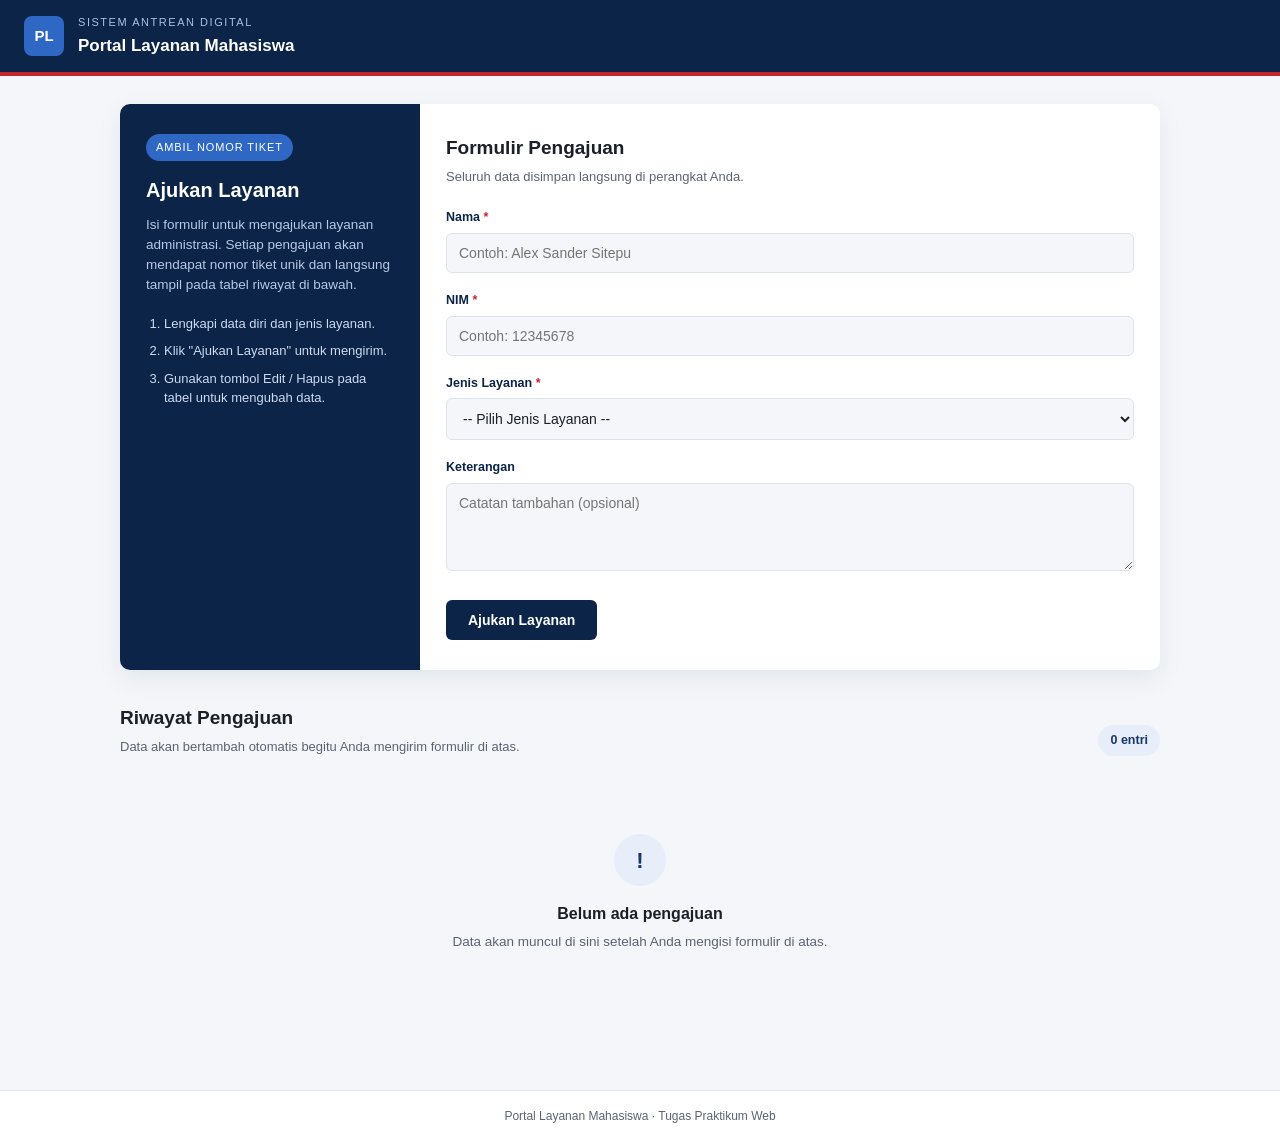
<file: index.html>
<!DOCTYPE html>
<html lang="id">

<head>
  <meta charset="UTF-8" />
  <meta name="viewport" content="width=device-width, initial-scale=1.0" />
  <title>Form &amp; Riwayat Pengajuan — Portal Layanan Mahasiswa</title>
  <link rel="stylesheet" href="css/style.css" />
</head>

<body>

  <header class="letterhead">
    <div class="letterhead__mark">PL</div>
    <div class="letterhead__text">
      <p class="eyebrow">Sistem Antrean Digital</p>
      <h1>Portal Layanan Mahasiswa</h1>
    </div>
  </header>

  <main>
    <div class="form-shell">

      <section class="info-pane">
        <span class="ticket-badge">Ambil Nomor Tiket</span>
        <h2 id="formModeTitle">Ajukan Layanan</h2>
        <p>Isi formulir untuk mengajukan layanan administrasi. Setiap pengajuan akan mendapat nomor tiket unik dan
          langsung tampil pada tabel riwayat di bawah.</p>
        <ol>
          <li>Lengkapi data diri dan jenis layanan.</li>
          <li>Klik "Ajukan Layanan" untuk mengirim.</li>
          <li>Gunakan tombol Edit / Hapus pada tabel untuk mengubah data.</li>
        </ol>
      </section>

      <section class="form-pane">
        <h2>Formulir Pengajuan</h2>
        <p class="subtitle">Seluruh data disimpan langsung di perangkat Anda.</p>

        <div class="ticket-toast" id="ticketToast">
          <span id="ticketToastMsg">Pengajuan berhasil! Nomor tiket Anda:</span>
          <strong id="ticketToastId">TIKET-000</strong>
        </div>

        <form id="formLayanan" novalidate>
          <input type="hidden" id="editId" value="" />

          <div class="field">
            <label for="nama">Nama <span class="required">*</span></label>
            <input type="text" id="nama" name="nama" placeholder="Contoh: Alex Sander Sitepu" />
            <p class="error-msg">Nama wajib diisi.</p>
          </div>

          <div class="field">
            <label for="nim">NIM <span class="required">*</span></label>
            <input type="text" id="nim" name="nim" inputmode="numeric" pattern="[0-9]*" maxlength="15"
              placeholder="Contoh: 12345678" />
            <p class="error-msg">NIM wajib diisi dan hanya boleh berupa angka.</p>
          </div>

          <div class="field">
            <label for="jenisLayanan">Jenis Layanan <span class="required">*</span></label>
            <select id="jenisLayanan" name="jenisLayanan">
              <option value="">-- Pilih Jenis Layanan --</option>
              <option value="Legalisir Ijazah">Legalisir Ijazah</option>
              <option value="Surat Keterangan Aktif Kuliah">Surat Keterangan Aktif Kuliah</option>
              <option value="Surat Keterangan Lulus">Surat Keterangan Lulus</option>
              <option value="Pengajuan Cuti Akademik">Pengajuan Cuti Akademik</option>
              <option value="Perbaikan Nilai (KRS/KHS)">Perbaikan Nilai (KRS/KHS)</option>
              <option value="Pengurusan Transkrip Nilai">Pengurusan Transkrip Nilai</option>
              <option value="Konsultasi Akademik">Konsultasi Akademik</option>
              <option value="Lainnya">Lainnya</option>
            </select>
            <p class="error-msg">Jenis layanan wajib dipilih.</p>
          </div>

          <div class="field">
            <label for="keterangan">Keterangan</label>
            <textarea id="keterangan" name="keterangan" placeholder="Catatan tambahan (opsional)"></textarea>
          </div>

          <div class="actions">
            <button type="submit" class="btn-primary" id="submitBtn">Ajukan Layanan</button>
            <a href="#" class="link-secondary" id="cancelEditLink" style="display:none;">Batalkan edit</a>
          </div>
        </form>
      </section>

    </div>

    <div class="data-header" style="margin-top:34px;">
      <div>
        <h2>Riwayat Pengajuan</h2>
        <p class="subtitle">Data akan bertambah otomatis begitu Anda mengirim formulir di atas.</p>
      </div>
      <span class="count-pill" id="countPill">0 entri</span>
    </div>

    <div class="table-card" id="tableCard">
      <div class="table-scroll">
        <table>
          <thead>
            <tr>
              <th>No. Tiket</th>
              <th>Nama</th>
              <th>NIM</th>
              <th>Jenis Layanan</th>
              <th>Keterangan</th>
              <th>Waktu Pengajuan</th>
              <th>Aksi</th>
            </tr>
          </thead>
          <tbody id="dataTableBody">
            <!-- Baris data ditambahkan/diubah/dihapus lewat DOM manipulation di js/app.js -->
          </tbody>
        </table>
      </div>
    </div>

    <div class="empty-state" id="emptyState" style="display:none;">
      <div class="icon">!</div>
      <h3>Belum ada pengajuan</h3>
      <p>Data akan muncul di sini setelah Anda mengisi formulir di atas.</p>
    </div>
  </main>

  <footer>
    Portal Layanan Mahasiswa &middot; Tugas Praktikum Web
  </footer>

  <script src="js/app.js"></script>
</body>

</html>
</file>
<file: css/style.css>
/* =========================================================
   Portal Layanan Mahasiswa — Design Tokens
   Palette   : Navy #0B2447, Navy Mid #19376D, Blue #2E67C4,
               Red #C1272D, Ink #1B1F27, Mist #F4F6F9
   Typeface  : Arial (identitas Universitas Mikroskil)
   ========================================================= */

:root {
  --navy-dark: #0b2447;
  --navy-mid: #19376d;
  --blue: #2e67c4;
  --blue-soft: #e7edf9;
  --red: #c1272d;
  --ink: #1b1f27;
  --muted: #5b6472;
  --mist: #f4f6f9;
  --white: #ffffff;
  --border: #dde3ec;
  --radius: 10px;
  --shadow: 0 8px 24px rgba(11, 36, 71, 0.08);
  --font: Arial, Helvetica, sans-serif;
}

* {
  box-sizing: border-box;
}

html,
body {
  margin: 0;
  padding: 0;
}

body {
  font-family: var(--font);
  background: var(--mist);
  color: var(--ink);
  line-height: 1.5;
  min-height: 100vh;
  display: flex;
  flex-direction: column;
}

/* ---------- Letterhead top bar ---------- */
.letterhead {
  background: var(--navy-dark);
  color: var(--white);
  padding: 14px 24px;
  display: flex;
  align-items: center;
  gap: 14px;
  border-bottom: 4px solid var(--red);
}

.letterhead__mark {
  width: 40px;
  height: 40px;
  border-radius: 8px;
  background: var(--blue);
  display: flex;
  align-items: center;
  justify-content: center;
  font-weight: bold;
  font-size: 15px;
  flex-shrink: 0;
}

.letterhead__text .eyebrow {
  font-size: 11px;
  letter-spacing: 0.14em;
  text-transform: uppercase;
  color: #a9c0e6;
  margin: 0;
}

.letterhead__text h1 {
  font-size: 17px;
  margin: 2px 0 0;
  font-weight: bold;
}

/* ---------- Nav ---------- */
.tabnav {
  background: var(--navy-mid);
  display: flex;
  gap: 4px;
  padding: 0 20px;
  overflow-x: auto;
}

.tabnav a {
  color: #cbd8ef;
  text-decoration: none;
  font-size: 13px;
  padding: 12px 16px;
  border-bottom: 3px solid transparent;
  white-space: nowrap;
}

.tabnav a.active,
.tabnav a:hover {
  color: var(--white);
  border-bottom-color: var(--red);
}

/* ---------- Layout shell ---------- */
main {
  flex: 1;
  width: 100%;
  max-width: 1080px;
  margin: 0 auto;
  padding: 28px 20px 60px;
}

/* ---------- Form page: two-pane ---------- */
.form-shell {
  display: grid;
  grid-template-columns: 1fr;
  gap: 0;
  border-radius: var(--radius);
  overflow: hidden;
  box-shadow: var(--shadow);
}

@media (min-width: 820px) {
  .form-shell {
    grid-template-columns: 300px 1fr;
  }
}

.info-pane {
  background: var(--navy-dark);
  color: #dbe6f7;
  padding: 30px 26px;
}

.info-pane .ticket-badge {
  display: inline-block;
  background: var(--blue);
  color: var(--white);
  font-size: 11px;
  letter-spacing: 0.08em;
  text-transform: uppercase;
  padding: 5px 10px;
  border-radius: 999px;
  margin-bottom: 14px;
}

.info-pane h2 {
  color: var(--white);
  font-size: 20px;
  margin: 0 0 10px;
}

.info-pane p {
  font-size: 13.5px;
  color: #b7c8e8;
  margin: 0 0 18px;
}

.info-pane ol {
  padding-left: 18px;
  margin: 0;
  font-size: 13px;
  color: #cddaf1;
}

.info-pane li {
  margin-bottom: 8px;
}

.form-pane {
  background: var(--white);
  padding: 30px 26px;
}

.form-pane h2 {
  margin: 0 0 4px;
  font-size: 19px;
}

.form-pane .subtitle {
  color: var(--muted);
  font-size: 13px;
  margin: 0 0 22px;
}

.field {
  margin-bottom: 18px;
}

.field label {
  display: block;
  font-size: 12.5px;
  font-weight: bold;
  margin-bottom: 6px;
  color: var(--navy-dark);
}

.field .required {
  color: var(--red);
}

.field input,
.field select,
.field textarea {
  width: 100%;
  padding: 11px 12px;
  border: 1px solid var(--border);
  border-radius: 6px;
  font-family: var(--font);
  font-size: 14px;
  color: var(--ink);
  background: var(--mist);
  transition: border-color 0.15s, box-shadow 0.15s;
}

.field input:focus,
.field select:focus,
.field textarea:focus {
  outline: none;
  border-color: var(--blue);
  box-shadow: 0 0 0 3px var(--blue-soft);
  background: var(--white);
}

.field textarea {
  resize: vertical;
  min-height: 88px;
}

.field .error-msg {
  color: var(--red);
  font-size: 12px;
  margin-top: 5px;
  display: none;
}

.field.invalid input,
.field.invalid select,
.field.invalid textarea {
  border-color: var(--red);
}

.field.invalid .error-msg {
  display: block;
}

.actions {
  display: flex;
  align-items: center;
  gap: 14px;
  margin-top: 22px;
}

.btn-primary {
  background: var(--navy-dark);
  color: var(--white);
  border: none;
  padding: 12px 22px;
  border-radius: 6px;
  font-size: 14px;
  font-weight: bold;
  cursor: pointer;
  font-family: var(--font);
  transition: background 0.15s;
}

.btn-primary:hover {
  background: var(--blue);
}

.link-secondary {
  color: var(--blue);
  font-size: 13.5px;
  text-decoration: none;
}

.link-secondary:hover {
  text-decoration: underline;
}

/* ---------- Success ticket toast ---------- */
.ticket-toast {
  display: none;
  align-items: center;
  gap: 12px;
  background: #eaf3e8;
  border: 1px solid #bfe0ba;
  color: #205023;
  padding: 12px 14px;
  border-radius: 8px;
  font-size: 13.5px;
  margin-bottom: 18px;
}

.ticket-toast.show {
  display: flex;
}

.ticket-toast strong {
  background: var(--red);
  color: var(--white);
  padding: 3px 8px;
  border-radius: 5px;
  font-size: 12px;
  letter-spacing: 0.05em;
}

/* ---------- Data page ---------- */
.data-header {
  display: flex;
  justify-content: space-between;
  align-items: flex-end;
  flex-wrap: wrap;
  gap: 12px;
  margin-bottom: 18px;
}

.data-header h2 {
  margin: 0 0 4px;
  font-size: 19px;
}

.data-header .subtitle {
  color: var(--muted);
  font-size: 13px;
  margin: 0;
}

.count-pill {
  background: var(--blue-soft);
  color: var(--navy-mid);
  font-size: 12.5px;
  font-weight: bold;
  padding: 6px 12px;
  border-radius: 999px;
}

.table-card {
  background: var(--white);
  border-radius: var(--radius);
  box-shadow: var(--shadow);
  overflow: hidden;
}

.table-scroll {
  overflow-x: auto;
}

table {
  width: 100%;
  border-collapse: collapse;
  font-size: 13.5px;
  min-width: 640px;
}

thead th {
  background: var(--navy-dark);
  color: var(--white);
  text-align: left;
  padding: 12px 14px;
  font-size: 11.5px;
  letter-spacing: 0.06em;
  text-transform: uppercase;
  white-space: nowrap;
}

tbody td {
  padding: 12px 14px;
  border-bottom: 1px solid var(--border);
  vertical-align: top;
}

tbody tr:nth-child(even) {
  background: var(--mist);
}

tbody tr:hover {
  background: var(--blue-soft);
}

.ticket-id {
  font-weight: bold;
  color: var(--navy-mid);
  white-space: nowrap;
}

.service-tag {
  display: inline-block;
  background: var(--blue-soft);
  color: var(--navy-mid);
  font-size: 12px;
  font-weight: bold;
  padding: 3px 9px;
  border-radius: 999px;
  white-space: nowrap;
}

.row-actions {
  white-space: nowrap;
}

.btn-edit,
.btn-delete {
  border: none;
  border-radius: 6px;
  padding: 6px 11px;
  font-size: 12.5px;
  font-weight: bold;
  font-family: var(--font);
  cursor: pointer;
  margin-right: 6px;
}

.btn-edit {
  background: var(--blue-soft);
  color: var(--navy-mid);
}

.btn-edit:hover {
  background: var(--blue);
  color: var(--white);
}

.btn-delete {
  background: #fbe4e4;
  color: var(--red);
}

.btn-delete:hover {
  background: var(--red);
  color: var(--white);
}

/* ---------- Empty state ---------- */
.empty-state {
  text-align: center;
  padding: 60px 24px;
  color: var(--muted);
}

.empty-state .icon {
  width: 52px;
  height: 52px;
  border-radius: 50%;
  background: var(--blue-soft);
  color: var(--navy-mid);
  display: flex;
  align-items: center;
  justify-content: center;
  font-size: 22px;
  font-weight: bold;
  margin: 0 auto 16px;
}

.empty-state h3 {
  color: var(--ink);
  margin: 0 0 6px;
  font-size: 16px;
}

.empty-state p {
  margin: 0 0 18px;
  font-size: 13.5px;
}

/* ---------- Footer ---------- */
footer {
  text-align: center;
  font-size: 12px;
  color: var(--muted);
  padding: 16px;
  border-top: 1px solid var(--border);
  background: var(--white);
}

@media (max-width: 520px) {
  .letterhead__text h1 {
    font-size: 15px;
  }

  .actions {
    flex-direction: column;
    align-items: stretch;
  }

  .btn-primary {
    width: 100%;
  }
}
</file>
